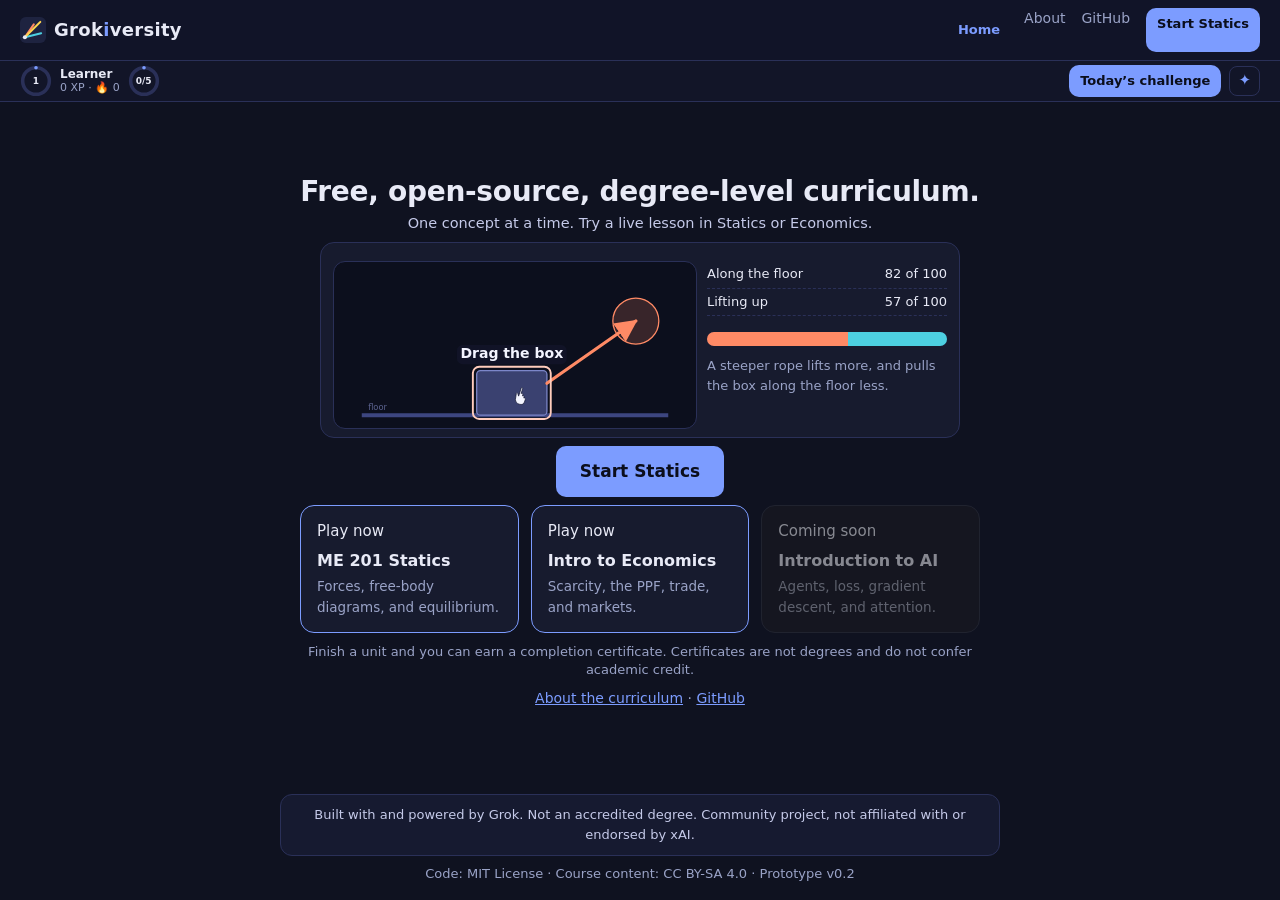
<file: prototype/index.html>
<!doctype html>
<html lang="en" class="home">
<head>
<meta charset="utf-8">
<meta name="viewport" content="width=device-width, initial-scale=1, viewport-fit=cover">
<meta http-equiv="Cache-Control" content="no-cache, no-store, must-revalidate">
<meta http-equiv="Pragma" content="no-cache">
<title>Grokiversity — free, open-source, degree-level curriculum</title>
<meta name="description" content="Free, open-source, degree-level curriculum in Mechanical Engineering, Introduction to Economics, and Introduction to AI. Interactive visuals, strict quizzes, and a copy-paste AI tutor prompt. Built with and powered by Grok. Not an accredited degree. Community project, not affiliated with or endorsed by xAI.">
<meta name="theme-color" content="#0f1220">
<!-- Open Graph / X card. On deploy, tools/build_site.py --base-url rewrites these to absolute URLs (X requires absolute image URLs). -->
<meta property="og:type" content="website">
<meta property="og:site_name" content="Grokiversity">
<meta property="og:title" content="Grokiversity — free, open-source, degree-level curriculum">
<meta property="og:description" content="Mechanical Engineering, Introduction to Economics, and Introduction to AI, with interactive math and strict mastery quizzes. Free and open source.">
<meta property="og:image" content="https://ankela.github.io/grokiversity/assets/og.png">
<meta property="og:image:width" content="1200">
<meta property="og:image:height" content="630">
<meta property="og:image:alt" content="Grokiversity: Mechanical Engineering, Introduction to Economics, and Introduction to AI. Interactive, university-level lessons.">
<meta property="og:url" content="https://ankela.github.io/grokiversity/">
<meta name="twitter:card" content="summary_large_image">
<meta name="twitter:title" content="Grokiversity — free, open-source, degree-level curriculum">
<meta name="twitter:description" content="Interactive lessons in Statics and Introduction to Economics, with strict mastery quizzes and an AI tutor prompt.">
<meta name="twitter:image" content="https://ankela.github.io/grokiversity/assets/og.png">
<meta name="twitter:image:alt" content="Grokiversity: Mechanical Engineering and Introduction to AI.">
<link rel="icon" href="assets/favicon.svg" type="image/svg+xml">
<link rel="icon" href="assets/favicon-32.png" sizes="32x32" type="image/png">
<link rel="apple-touch-icon" href="assets/apple-touch-icon.png">
<link rel="stylesheet" href="app.css?v=8723403b">
<script>
(function(){
  function go(){
    var h=(location.hash||'').replace(/^#/,'').toLowerCase();
    if(h==='learn' || h.indexOf('learn')===0){
      location.replace('statics/unit-1.html?v=8723403b');
    } else if(/^c[1-5]/.test(h)){
      var c=(h.match(/c([1-5])/)||[])[1]||'1';
      location.replace('statics/unit-1.html?v=8723403b&c='+c);
    }
  }
  go();
  window.addEventListener('hashchange', go);
})();
</script>
</head>
<body class="home">
<header class="top">
  <a class="logo" href="./"><img src="assets/favicon.svg" alt=""><span>Grok<b>i</b>versity</span></a>
  <nav>
    <a class="home-link" href="./">Home</a>
    <a href="about.html">About</a>
    <a href="https://github.com/ANKELA/grokiversity" rel="noopener noreferrer">GitHub</a>
    <a class="btn sm" href="statics/unit-1.html?v=8723403b">Start Statics</a>
  </nav>
</header>

<main class="home-main">
  <h1>Free, open-source, degree-level curriculum.</h1>
  <p class="lead">One concept at a time. Try a live lesson in Statics or Economics.</p>
  <div class="card home-demo" id="homeDemo">
    <div class="viz">
      <svg class="diagram" id="ropeSvg" viewBox="0 0 520 260" role="img" aria-label="A box you can drag, pulled by a rope"></svg>
      <div class="readout">
        <div class="row"><span>Along the floor</span><span id="ropeFloor"></span></div>
        <div class="row"><span>Lifting up</span><span id="ropeLift"></span></div>
        <div class="share"><div class="bar"><i id="ropeFloorBar" style="background:#ff8a65"></i><i id="ropeLiftBar" style="background:#4dd0e1"></i></div></div>
        <p class="sub" id="ropeHint">A steeper rope lifts more, and pulls the box along the floor less.</p>
      </div>
    </div>
  </div>
  <p class="home-cta"><a class="btn btn-lg" href="statics/unit-1.html?v=8723403b">Start Statics</a></p>
  <ul class="course-list">
    <li>
      <a class="course-card is-live" href="statics/unit-1.html?v=8723403b" id="card-me">
        <span class="badge">Play now</span>
        <h2>ME 201 Statics</h2>
        <p>Forces, free-body diagrams, and equilibrium.</p>
      </a>
    </li>
    <li>
      <a class="course-card is-live" href="econ/unit-1.html?v=8723403b" id="card-econ">
        <span class="badge">Play now</span>
        <h2>Intro to Economics</h2>
        <p>Scarcity, the PPF, trade, and markets.</p>
      </a>
    </li>
    <li>
      <div class="course-card is-soon" id="card-ai" aria-disabled="true">
        <span class="badge">Coming soon</span>
        <h2>Introduction to AI</h2>
        <p>Agents, loss, gradient descent, and attention.</p>
      </div>
    </li>
  </ul>
  <p class="cert-note">Finish a unit and you can earn a completion certificate. Certificates are not degrees and do not confer academic credit.</p>
  <p class="home-links"><a href="about.html">About the curriculum</a> · <a href="https://github.com/ANKELA/grokiversity" rel="noopener noreferrer">GitHub</a></p>
</main>

<footer>
  <div class="disc">Built with and powered by Grok. Not an accredited degree. Community project, not affiliated with or endorsed by xAI.</div>
  <div>Code: MIT License · Course content: CC BY-SA 4.0 · Prototype v0.2</div>
</footer>
<script src="progress.js?v=8723403b"></script>
<script src="quiz-rand.js?v=8723403b"></script>
<script src="app.js?v=8723403b"></script>
<script src="fun.js?v=8723403b"></script>
</body>
</html>
</file>
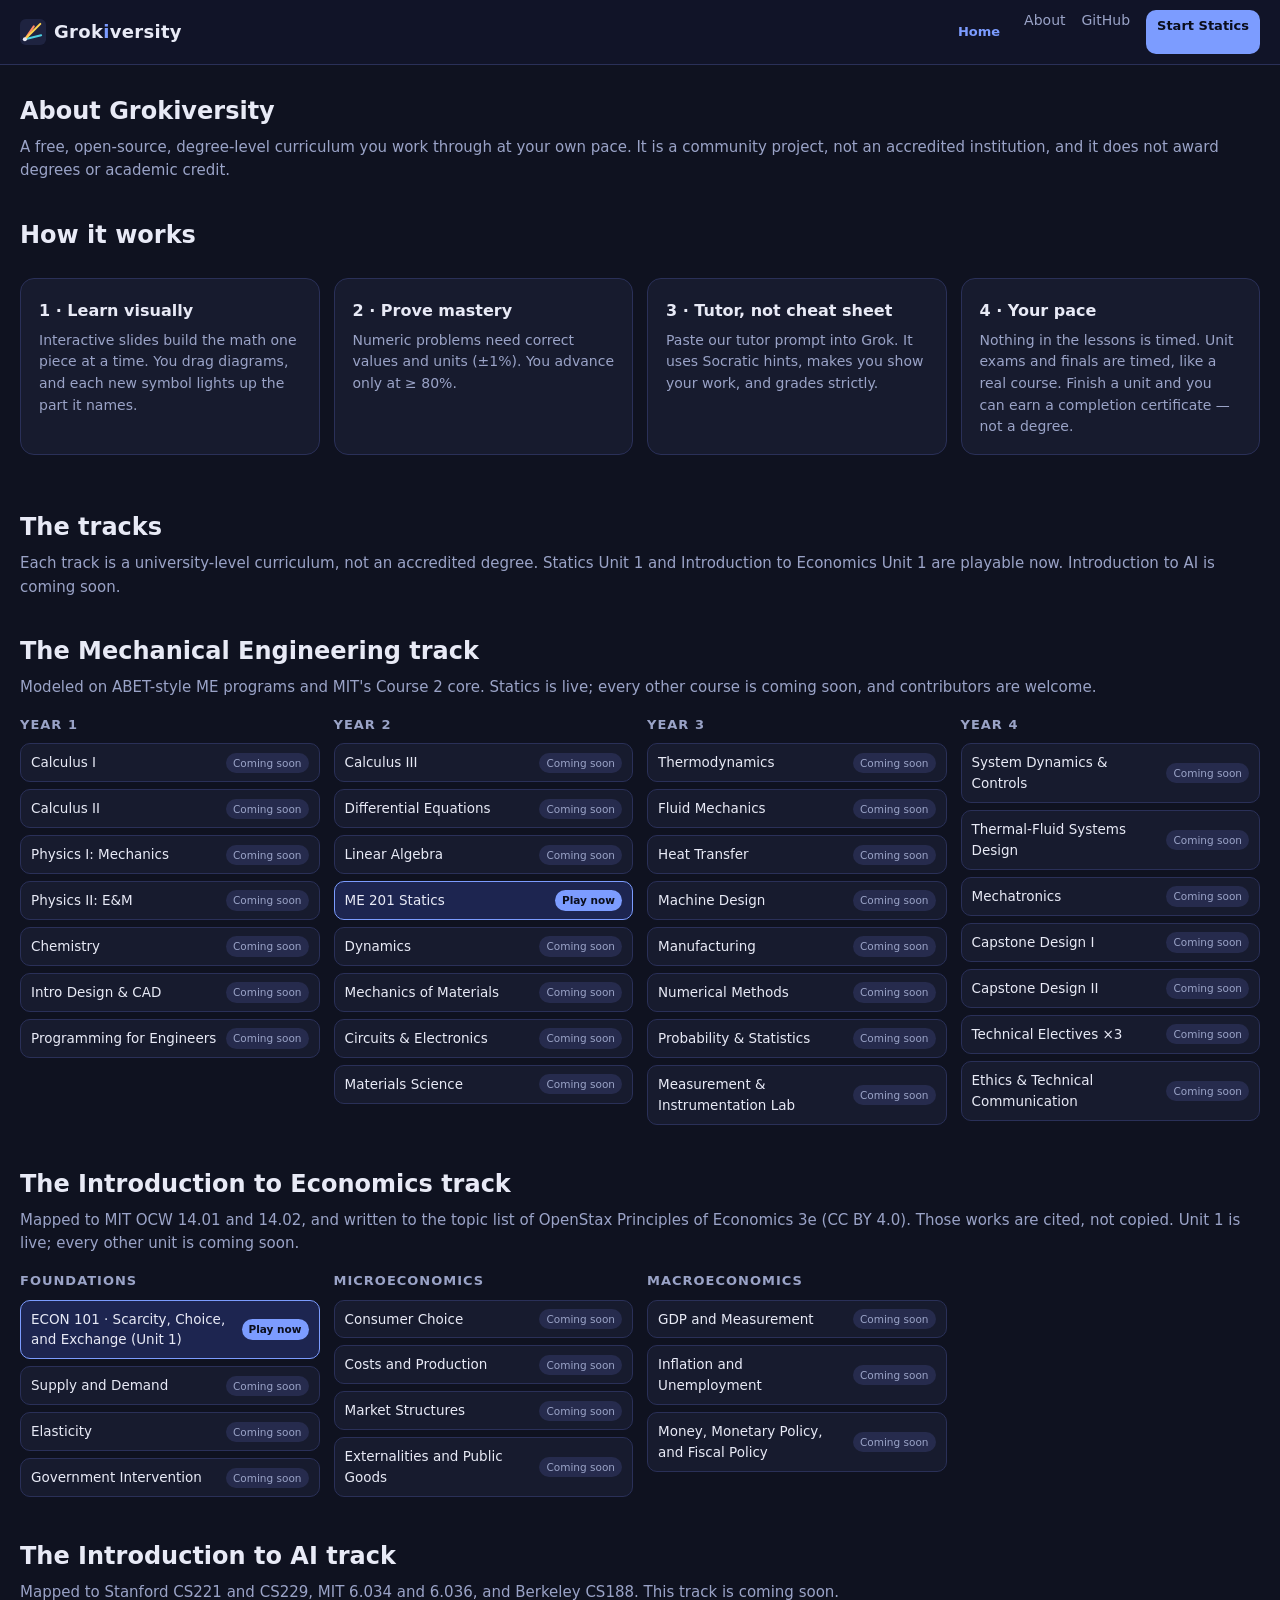
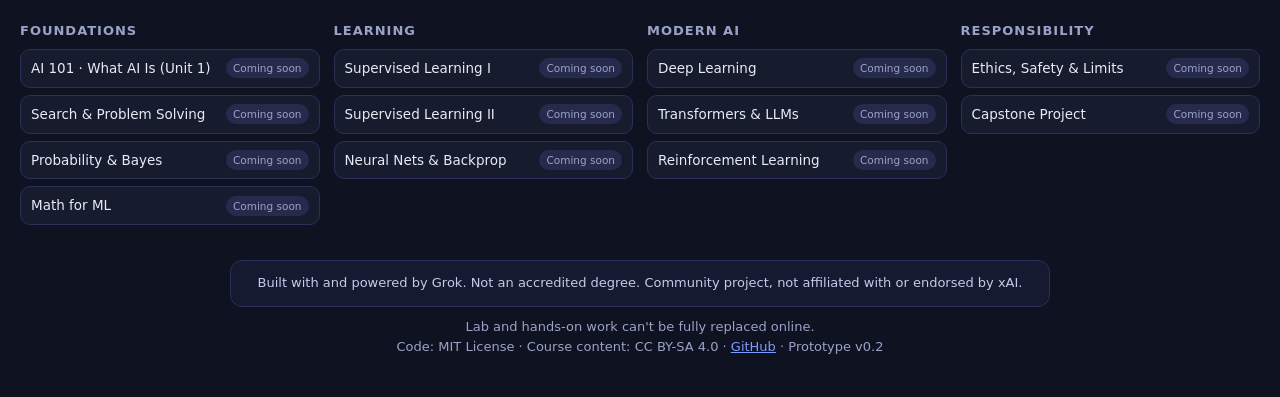
<file: prototype/about.html>
<!doctype html>
<html lang="en">
<head>
<meta charset="utf-8">
<meta name="viewport" content="width=device-width, initial-scale=1, viewport-fit=cover">
<meta http-equiv="Cache-Control" content="no-cache, no-store, must-revalidate">
<meta http-equiv="Pragma" content="no-cache">
<title>About — Grokiversity</title>
<meta name="description" content="How Grokiversity works, and the Mechanical Engineering, Introduction to Economics, and Introduction to AI tracks. Built with and powered by Grok. Not an accredited degree. Community project, not affiliated with or endorsed by xAI.">
<meta name="theme-color" content="#0f1220">
<meta property="og:type" content="website">
<meta property="og:site_name" content="Grokiversity">
<meta property="og:title" content="About — Grokiversity">
<meta property="og:description" content="How Grokiversity works, and the Mechanical Engineering, Introduction to Economics, and Introduction to AI tracks. Free and open source. Built with and powered by Grok. Not an accredited degree. Community project, not affiliated with or endorsed by xAI.">
<meta property="og:image" content="https://ankela.github.io/grokiversity/assets/og.png">
<meta property="og:image:width" content="1200">
<meta property="og:image:height" content="630">
<meta property="og:image:alt" content="Grokiversity: Mechanical Engineering, Introduction to Economics, and Introduction to AI. Interactive, university-level lessons.">
<meta property="og:url" content="https://ankela.github.io/grokiversity/about.html">
<meta name="twitter:card" content="summary_large_image">
<meta name="twitter:title" content="About — Grokiversity">
<meta name="twitter:description" content="How Grokiversity works, and the Mechanical Engineering, Introduction to Economics, and Introduction to AI tracks.">
<meta name="twitter:image" content="https://ankela.github.io/grokiversity/assets/og.png">
<link rel="icon" href="assets/favicon.svg" type="image/svg+xml">
<link rel="icon" href="assets/favicon-32.png" sizes="32x32" type="image/png">
<link rel="apple-touch-icon" href="assets/apple-touch-icon.png">
<link rel="stylesheet" href="app.css?v=8723403b">
</head>
<body class="about">
<header class="top">
  <a class="logo" href="./"><img src="assets/favicon.svg" alt=""><span>Grok<b>i</b>versity</span></a>
  <nav>
    <a class="home-link" href="./">Home</a>
    <a href="about.html" aria-current="page">About</a>
    <a href="https://github.com/ANKELA/grokiversity" rel="noopener noreferrer">GitHub</a>
    <a class="btn sm" href="statics/unit-1.html?v=8723403b">Start Statics</a>
  </nav>
</header>

<div class="wrap about-page">
  <h1 class="sec-title" style="margin-top:28px">About Grokiversity</h1>
  <p class="sec-sub">A free, open-source, degree-level curriculum you work through at your own pace. It is a community project, not an accredited institution, and it does not award degrees or academic credit.</p>

  <h2 class="sec-title" id="how">How it works</h2>
  <div class="how">
    <div class="card"><h3>1 · Learn visually</h3><p>Interactive slides build the math one piece at a time. You drag diagrams, and each new symbol lights up the part it names.</p></div>
    <div class="card"><h3>2 · Prove mastery</h3><p>Numeric problems need correct values and units (±1%). You advance only at ≥ 80%.</p></div>
    <div class="card"><h3>3 · Tutor, not cheat sheet</h3><p>Paste our tutor prompt into Grok. It uses Socratic hints, makes you show your work, and grades strictly.</p></div>
    <div class="card"><h3>4 · Your pace</h3><p>Nothing in the lessons is timed. Unit exams and finals are timed, like a real course. Finish a unit and you can earn a completion certificate — not a degree.</p></div>
  </div>

  <h2 class="sec-title" id="tracks">The tracks</h2>
  <p class="sec-sub">Each track is a university-level curriculum, not an accredited degree. Statics Unit 1 and Introduction to Economics Unit 1 are playable now. Introduction to AI is coming soon.</p>

  <h2 class="sec-title" id="track">The Mechanical Engineering track</h2>
  <p class="sec-sub">Modeled on ABET-style ME programs and MIT's Course 2 core. Statics is live; every other course is coming soon, and contributors are welcome.</p>
  <div class="track" id="trackGrid"></div>

  <h2 class="sec-title" id="track-econ">The Introduction to Economics track</h2>
  <p class="sec-sub">Mapped to MIT OCW 14.01 and 14.02, and written to the topic list of OpenStax Principles of Economics 3e (CC BY 4.0). Those works are cited, not copied. Unit 1 is live; every other unit is coming soon.</p>
  <div class="track" id="econGrid"></div>

  <h2 class="sec-title" id="track-ai">The Introduction to AI track</h2>
  <p class="sec-sub">Mapped to Stanford CS221 and CS229, MIT 6.034 and 6.036, and Berkeley CS188. This track is coming soon.</p>
  <div class="track" id="aiGrid"></div>
</div>

<footer>
  <div class="disc">Built with and powered by Grok. Not an accredited degree. Community project, not affiliated with or endorsed by xAI.</div>
  <div>Lab and hands-on work can't be fully replaced online.</div>
  <div>Code: MIT License · Course content: CC BY-SA 4.0 · <a href="https://github.com/ANKELA/grokiversity" rel="noopener noreferrer">GitHub</a> · Prototype v0.2</div>
</footer>
<script src="app.js?v=8723403b"></script>
</body>
</html>
</file>
<file: prototype/app.css>
:root{--bg:#0f1220;--panel:#171b2e;--panel2:#1e2340;--ink:#e8eaf6;--mute:#9aa3c7;--acc:#7c9cff;--f1:#ff8a65;--f2:#4dd0e1;--res:#ffd54f;--ok:#66bb6a;--bad:#ef5350;--line:#2a3058}
*{box-sizing:border-box}html{scroll-behavior:smooth}
body{margin:0;font:15px/1.55 Inter,system-ui,-apple-system,Segoe UI,Roboto,sans-serif;background:var(--bg);color:var(--ink)}
a{color:var(--acc)}code{background:#20264a;padding:1px 5px;border-radius:5px;font-size:.92em}
header.top{display:flex;align-items:center;gap:14px;padding:10px 20px;border-bottom:1px solid var(--line);background:rgba(18,21,42,.92);backdrop-filter:blur(8px);position:sticky;top:0;z-index:20}
.logo{font-weight:800;letter-spacing:.3px;font-size:18px;text-decoration:none;color:var(--ink);display:flex;align-items:center;justify-content:center;gap:8px;min-height:44px;min-width:44px}.logo b{color:var(--acc)}
.logo img{width:26px;height:26px}
.home-link{display:inline-flex;align-items:center;justify-content:center;min-width:44px;min-height:44px;padding:0 8px;color:var(--acc);text-decoration:none;font-size:13px;font-weight:700;flex:0 0 auto;border-radius:8px}
.home-link:hover,.home-link:focus{color:var(--ink);outline:none}
header.top nav a.home-link{color:var(--acc)}
header.top nav{margin-left:auto;display:flex;gap:16px;font-size:14px}header.top nav a{color:var(--mute);text-decoration:none}header.top nav a:hover{color:var(--ink)}header.top nav a.btn{color:#0b0e1c}
.btn{display:inline-block;background:var(--acc);color:#0b0e1c;border:0;padding:9px 15px;border-radius:10px;cursor:pointer;font:inherit;font-weight:700;text-decoration:none}
.btn.ghost{background:none;color:var(--acc);border:1px solid var(--acc)}.btn:disabled{opacity:.4;cursor:not-allowed}.btn.sm{padding:6px 11px;font-size:13px}
/* landing */
.hero{padding:72px 24px 48px;text-align:center;background:radial-gradient(1200px 400px at 50% -10%,#2b356e 0%,transparent 70%)}
.hero h1{font-size:clamp(30px,5vw,54px);line-height:1.08;margin:0 0 14px;letter-spacing:-.5px}
.hero h1 em{font-style:normal;background:linear-gradient(90deg,#7c9cff,#4dd0e1);-webkit-background-clip:text;background-clip:text;color:transparent}
.hero p.lead{max-width:720px;margin:0 auto 22px;color:#c5cae9;font-size:clamp(15px,2.2vw,18px)}
.hero .ctas{display:flex;gap:10px;justify-content:center;flex-wrap:wrap}
.pills{display:flex;gap:8px;justify-content:center;flex-wrap:wrap;margin-top:22px}
.pill{font-size:12px;border:1px solid var(--line);color:var(--mute);border-radius:99px;padding:4px 10px}
.wrap{max-width:1180px;margin:0 auto;padding:0 20px}
.how{display:grid;grid-template-columns:repeat(4,1fr);gap:14px;margin:10px 0 40px}
.how .card h3{margin:4px 0 6px;font-size:16px}.how .card p{margin:0;color:var(--mute);font-size:14px}
.sec-title{font-size:24px;margin:34px 0 6px}.sec-sub{color:var(--mute);margin:0 0 16px}
.track{display:grid;grid-template-columns:repeat(4,1fr);gap:14px}
.year h4{margin:0 0 8px;font-size:13px;letter-spacing:1px;text-transform:uppercase;color:var(--mute)}
.course{display:flex;justify-content:space-between;align-items:center;gap:8px;background:var(--panel);border:1px solid var(--line);border-radius:10px;padding:8px 10px;margin-bottom:7px;font-size:13.5px}
.course .badge{font-size:10.5px;padding:2px 7px;border-radius:99px;background:#262b4d;color:var(--mute);white-space:nowrap}
.course.live{border-color:var(--acc);background:#1d2550}.course.live .badge{background:var(--acc);color:#0b0e1c;font-weight:700}
.course.live{cursor:pointer}
/* player */
.player{display:grid;grid-template-columns:230px minmax(0,1fr) 330px;border-top:1px solid var(--line);border-bottom:1px solid var(--line);margin-top:40px}
.side{border-right:1px solid var(--line);padding:16px;background:#121528}
.side h4{margin:0 0 8px;font-size:12px;text-transform:uppercase;letter-spacing:1px;color:var(--mute)}
.cbtn{display:flex;justify-content:space-between;gap:6px;width:100%;text-align:left;background:none;border:1px solid transparent;color:var(--ink);padding:8px 10px;border-radius:8px;margin-bottom:4px;cursor:pointer;font:inherit;font-size:14px}
.cbtn:hover{background:var(--panel)}.cbtn.active{background:var(--panel2);border-color:var(--line)}.cbtn.locked{color:#5c6390}
.mastery{margin-top:16px;font-size:13px;color:var(--mute)}.bar{height:8px;background:#262b4d;border-radius:99px;overflow:hidden;margin-top:6px}.bar>i{display:block;height:100%;background:linear-gradient(90deg,#7c9cff,#66bb6a);width:0;transition:width .4s}
.lesson{padding:22px 28px;min-width:0}
.lesson h1{font-size:24px;margin:0 0 4px}.lesson h2{font-size:18px;margin:26px 0 8px}.sub{color:var(--mute);margin:0 0 14px}
.card{background:var(--panel);border:1px solid var(--line);border-radius:14px;padding:16px 18px;margin:14px 0}
.obj{margin:6px 0 0;padding-left:20px}.obj li{margin:2px 0}
.viz{display:grid;grid-template-columns:minmax(0,1fr) 250px;gap:16px;align-items:start}
svg.diagram{background:#0c0f1d;border-radius:12px;border:1px solid var(--line);width:100%;height:auto;touch-action:none;user-select:none;display:block}
.handle{cursor:grab}.handle:active{cursor:grabbing}
.readout{font-size:14px}.readout .row{display:flex;justify-content:space-between;border-bottom:1px dashed var(--line);padding:4px 0}
.k1{color:var(--f1)}.k2{color:var(--f2)}.kr{color:var(--res)}
.readout input[type=range]{width:100%}
.steps .step{opacity:0;transform:translateY(6px);transition:all .35s;max-height:0;overflow:hidden}
.steps .step.show{opacity:1;transform:none;max-height:220px;margin:6px 0}
.q{border-left:3px solid var(--line);padding-left:12px;margin:18px 0}.q.correct{border-color:var(--ok)}.q.wrong{border-color:var(--bad)}
.tag{font-size:11px;padding:2px 7px;border-radius:99px;background:#262b4d;color:var(--mute);margin-left:6px;font-weight:400}
.inrow{display:flex;gap:10px;flex-wrap:wrap;margin:8px 0;align-items:flex-end}
.inrow label{font-size:13px;color:var(--mute)}
.inrow input{background:#0c0f1d;border:1px solid var(--line);color:var(--ink);padding:8px 9px;border-radius:8px;width:150px;font:inherit;font-size:16px}
.fb{font-size:14px;margin-top:6px}.fb.ok{color:var(--ok)}.fb.no{color:#ffab91}
.hint{font-size:14px;color:#c5cae9;background:#20264a;padding:8px 10px;border-radius:8px;margin-top:6px}
.tutor{border-left:1px solid var(--line);background:#121528;display:flex;flex-direction:column;position:sticky;top:51px;height:calc(100vh - 51px)}
.tutor h3{margin:0;padding:14px 16px;font-size:14px;border-bottom:1px solid var(--line)}
.chat{flex:1;overflow:auto;padding:12px 14px}
.msg{padding:9px 11px;border-radius:12px;margin:8px 0;font-size:14px;max-width:92%}.msg.t{background:var(--panel2)}.msg.s{background:#2b356e;margin-left:auto}
.chatin{display:flex;gap:6px;padding:10px;border-top:1px solid var(--line)}
.chatin input{flex:1;min-width:0;background:#0c0f1d;border:1px solid var(--line);color:var(--ink);padding:8px;border-radius:8px;font:inherit;font-size:16px}
.copybox{padding:10px 14px;border-top:1px solid var(--line);font-size:12.5px;color:var(--mute)}
.copybox .btn{width:100%;margin-bottom:6px}
.palette{display:flex;flex-wrap:wrap;gap:8px;margin:10px 0}
.chip{border:1px solid var(--line);background:#0c0f1d;color:var(--ink);padding:6px 10px;border-radius:99px;cursor:pointer;font:inherit;font-size:13px}.chip.on{background:#2b356e;border-color:var(--acc)}
.soon{display:grid;place-items:center;text-align:center;min-height:320px;color:var(--mute)}
footer{padding:28px 20px 40px;color:var(--mute);font-size:13px;text-align:center}
footer .disc{max-width:820px;margin:0 auto 10px;background:#161a30;border:1px solid var(--line);border-radius:12px;padding:12px 16px;color:#c5cae9}
.toast{position:fixed;left:50%;bottom:22px;transform:translateX(-50%) translateY(30px);opacity:0;background:#263070;color:#fff;padding:10px 16px;border-radius:10px;transition:all .3s;z-index:50;font-size:14px}
.toast.show{opacity:1;transform:translateX(-50%)}
@media (max-width:1100px){
  .player{grid-template-columns:minmax(0,1fr)}.player>*{min-width:0}.side{border-right:0;border-bottom:1px solid var(--line)}
  .side .list{display:flex;gap:6px;overflow-x:auto;padding-bottom:4px}.cbtn{white-space:nowrap;width:auto;margin:0}
  .tutor{position:static;height:auto;border-left:0;border-top:1px solid var(--line)}.chat{max-height:300px}
  .viz{grid-template-columns:1fr}.how,.track{grid-template-columns:1fr 1fr}
}
@media (max-width:640px){
  header.top nav a:not(.btn){display:none}
  header.top nav a.home-link{display:inline-flex}
  .lesson{padding:18px 14px}.how,.track{grid-template-columns:1fr}
  .inrow input{width:100%}.inrow label{flex:1 1 45%}.hero{padding:48px 18px 32px}
}

/* multi-track landing */
.track-cards{display:grid;grid-template-columns:1fr 1fr;gap:16px;margin:8px 0 36px}
.track-card{display:block;background:var(--panel);border:1px solid var(--acc);border-radius:16px;padding:20px 22px;text-decoration:none;color:var(--ink);min-width:0}
.track-card:hover{background:#1d2550}
.track-card h3{margin:8px 0 6px;font-size:22px}
.track-card p{margin:0;color:var(--mute);font-size:14px}
.track-card .badge{background:var(--acc);color:#0b0e1c;font-weight:700;font-size:11px;padding:2px 8px;border-radius:99px}
a.course{text-decoration:none;color:inherit}
.course-hero{padding:48px 24px 28px}
.kicker{letter-spacing:1px;text-transform:uppercase;color:var(--mute);font-size:12px;font-weight:700;margin:0 0 8px}
.viz-gd{grid-template-columns:minmax(0,1fr) minmax(0,1fr);align-items:start}
@media (max-width:1100px){
  .track-cards,.viz-gd{grid-template-columns:1fr}
}
@media (max-width:640px){
  .track-cards{grid-template-columns:1fr}
}

/* Keep KaTeX MathML (accessibility tree) from expanding the page width, especially on mobile. */
.katex-display{max-width:100%;overflow-x:auto;overflow-y:hidden}
.katex-mathml{position:absolute !important;width:0 !important;height:0 !important;overflow:hidden !important;clip-path:inset(50%)}
.lesson,.concept,.hero,.wrap,.player{max-width:100%}

/* ---- Statics interactive slides ---- */
.lesson-slides{display:flex;flex-direction:column;min-width:0;min-height:calc(100vh - 52px);padding:14px 18px 10px}
.lesson-bar{display:flex;align-items:center;justify-content:space-between;gap:10px;margin-bottom:8px}
.lesson-bar h1{font-size:15px;margin:0;letter-spacing:.2px;color:var(--mute);font-weight:700;text-transform:uppercase}
.stage{position:relative;flex:1;overflow:hidden;min-height:460px;background:var(--panel);border:1px solid var(--line);border-radius:16px}
.slide{position:absolute;inset:0;overflow:auto;padding:16px 18px 20px;opacity:0;transform:translateX(48px);pointer-events:none;transition:opacity .4s ease, transform .4s ease}
.slide.on{opacity:1;transform:none;pointer-events:auto;z-index:2}
.slide.exit-left{opacity:0;transform:translateX(-48px);z-index:1}
.slide.exit-right{opacity:0;transform:translateX(48px);z-index:1}
.slide h2{font-size:22px;margin:0 0 8px;line-height:1.2}
.slide p{margin:0 0 10px;max-width:42em}
.slide .sub{margin-bottom:10px}
.term{opacity:0;transform:translateY(8px);display:inline-block;transition:opacity .45s ease, transform .45s ease, color .3s}
.term.in{opacity:1;transform:none}
.term.hot{color:var(--res)}
.hl-on{filter:drop-shadow(0 0 5px currentColor);animation:glow 1.1s ease-in-out infinite}
@keyframes glow{50%{opacity:.55}}
.tap{cursor:pointer}
.tag-pop{font-size:13px;background:#2b356e;color:#e8eaf6;border-radius:8px;padding:4px 8px;pointer-events:none}
.slide-nav{display:flex;align-items:center;gap:10px;padding:10px 2px 4px}
.slide-nav .dots{display:flex;gap:5px;flex:1;flex-wrap:wrap;align-items:center}
.dot{width:9px;height:9px;border-radius:50%;background:#2a3058;border:0;padding:0;cursor:pointer}
.dot:hover{background:#4a5380}
.dot.on{background:var(--acc)}
.dot.quiz{box-shadow:0 0 0 2px #2a3058;background:#3d5a3d}
.dot.quiz.on{background:var(--ok)}
#slidePos{font-size:12px;color:var(--mute);white-space:nowrap}
.check{border-left:3px solid var(--acc);padding:8px 0 8px 12px;margin-top:8px}
.choices{display:flex;flex-wrap:wrap;gap:8px;margin:8px 0}
.choices button{background:#0c0f1d;color:var(--ink);border:1px solid var(--line);border-radius:10px;padding:8px 12px;font:inherit;cursor:pointer}
.choices button:hover{border-color:var(--acc)}
.choices button.right{border-color:var(--ok);background:#15301c}
.choices button.wrong{border-color:var(--bad)}
.support-grid{display:grid;grid-template-columns:repeat(4,1fr);gap:8px;margin:10px 0}
.support-card{background:#0c0f1d;border:1px solid var(--line);border-radius:12px;padding:10px 8px;text-align:center;cursor:pointer;color:var(--ink);font:inherit}
.support-card.on{border-color:var(--acc);background:#1d2550}
.support-card b{display:block;margin-top:4px;font-size:13px}
.trig-backdrop{position:fixed;inset:0;background:rgba(8,10,20,.55);z-index:40;opacity:0;pointer-events:none;transition:opacity .3s}
.trig-backdrop.on{opacity:1;pointer-events:auto}
.trig-panel{position:fixed;right:16px;top:64px;bottom:16px;width:min(420px,calc(100% - 32px));background:#171b2e;border:1px solid var(--line);border-radius:16px;z-index:41;padding:16px 18px;overflow:auto;transform:translateX(20px);opacity:0;pointer-events:none;transition:opacity .3s, transform .3s;box-shadow:0 16px 50px #0008}
.trig-panel.on{opacity:1;transform:none;pointer-events:auto}
.trig-panel h2{margin:0 20px 8px 0}
.share{display:flex;gap:8px;margin:10px 0;align-items:stretch}
.share .bar{flex:1;height:14px;border-radius:99px;background:#262b4d;overflow:hidden;display:flex}
.share .bar i{display:block;height:100%}
.q-mount .q{margin:8px 0}
@media (prefers-reduced-motion:reduce){
  .slide,.term,.trig-panel,.trig-backdrop{transition:none}
}
@media (max-width:1100px){
  .lesson-slides{min-height:0;padding:12px}
  .stage{min-height:400px}
  .support-grid{grid-template-columns:1fr 1fr}
}
@media (max-width:640px){
  .lesson-slides{padding:10px 10px 6px}
  .slide{padding:12px}
  .support-grid{grid-template-columns:1fr 1fr}
}

/* ---- dedicated lesson page: one screen, no landing chrome ---- */
html.lesson-page{
  height:100%;
  overflow:hidden;
  overscroll-behavior:none;
}
html.lesson-page body{
  position:fixed;
  inset:0;
  width:100%;
  height:100%;
  overflow:hidden;
  overscroll-behavior:none;
  margin:0;
}
.lesson-app{
  height:100%;
  width:100%;
  max-height:100dvh;
  display:flex;
  flex-direction:column;
  overflow:hidden;
  background:var(--bg);
  transform:none;
}
.lesson-top{
  flex:0 0 auto;
  display:flex;
  align-items:center;
  gap:8px;
  padding:6px 10px;
  border-bottom:1px solid var(--line);
  min-height:44px;
  background:rgba(18,21,42,.96);
  z-index:20;
  position:relative;
  top:auto;
}
.lesson-top .logo{font-size:16px; flex:0 0 auto}
.lesson-top .crumb{
  flex:1;
  min-width:0;
  font-size:13px;
  color:var(--mute);
  white-space:nowrap;
  overflow:hidden;
  text-overflow:ellipsis;
}
.lesson-top #slidePos{font-size:12px; color:var(--mute); white-space:nowrap; flex:0 0 auto}
.lesson-top .btn.sm{padding:5px 9px; font-size:12px}
.stage-wrap{
  flex:1 1 auto;
  min-height:0;
  position:relative;
  overflow:hidden;
}
.lesson-page .concept{
  position:absolute;
  inset:0;
  overflow:hidden;
  min-height:0;
}
.lesson-page .concept[hidden]{display:none !important}
.lesson-page .stage{
  position:absolute;
  inset:0;
  overflow:hidden;
  min-height:0;
  border:0;
  border-radius:0;
  background:var(--panel);
}
.lesson-page .slide{
  position:absolute;
  inset:0;
  overflow:auto;
  overscroll-behavior:contain;
  padding:12px 16px 16px;
  min-height:0;
}
.lesson-page .slide:not(.on):not(.exit-left):not(.exit-right){visibility:hidden}
.lesson-page .slide h2{font-size:20px; margin:0 0 6px}
.lesson-page .slide p{margin:0 0 8px}
.lesson-page .slide-nav{
  flex:0 0 auto;
  padding:6px 12px 8px;
  border-top:1px solid var(--line);
  background:#121528;
}
.lesson-page svg.diagram{max-height:min(280px, 36dvh); min-height:140px; width:100%; height:auto; aspect-ratio:var(--diagram-ar, 2 / 1); overflow:visible; touch-action:none; -webkit-user-select:none}
.lesson-page .viz{grid-template-columns:minmax(0,1fr) minmax(150px, 220px); gap:10px; align-items:start}
.eqcheck{font-size:13px; color:var(--mute); margin-top:8px; line-height:1.45}
.eqcheck div{border-bottom:1px dashed var(--line); padding:3px 0}
.drawer-back{
  position:fixed; inset:0;
  background:rgba(8,10,20,.55);
  z-index:40;
  opacity:0; pointer-events:none;
  transition:opacity .3s;
}
.drawer-back.on{opacity:1; pointer-events:auto}
.drawer{
  position:fixed; top:0; bottom:0;
  width:min(340px, 92vw);
  z-index:41;
  background:#121528;
  overflow:auto;
  transition:transform .3s, opacity .3s;
  box-shadow:0 0 40px #0008;
}
.drawer-left{left:0; transform:translateX(-105%); border-right:1px solid var(--line); padding:16px}
.drawer-right{right:0; transform:translateX(105%); border-left:1px solid var(--line)}
.drawer.on, .drawer.drawer-left.on, .drawer.drawer-right.on{transform:none}
.lesson-page .tutor{
  position:fixed;
  top:0; bottom:0; right:0;
  height:auto;
  max-height:100dvh;
  display:flex;
  flex-direction:column;
  overflow:hidden;
}
@media (prefers-reduced-motion:reduce){
  .drawer, .drawer-back{transition:none}
}
.lesson-top .home-link{font-size:12px;padding:0 6px;margin:0}
.q-fig{margin:6px 0 8px}
.q-diagram{display:block;width:100%;max-width:420px;height:auto;max-height:150px;background:#0c101c;border:1px solid rgba(255,255,255,.08);border-radius:10px}
.q-sol{margin:0 0 8px;font-size:.95em;line-height:1.45}
@media (max-width:700px){
  .lesson-page .viz{grid-template-columns:1fr}
  .lesson-page svg.diagram{max-height:28dvh}
  .lesson-page .slide{padding:8px 10px 12px}
  .lesson-page .slide h2{font-size:17px}
  .lesson-top .crumb{font-size:12px}
  .lesson-top .logo span{display:none}
  .lesson-top{gap:6px;flex-wrap:nowrap}
}
@media (max-width:420px){
  .lesson-top #slidePos{display:none}
}

.q-actions{display:flex;flex-wrap:wrap;gap:8px;margin:8px 0 4px;align-items:center}
.q-actions .btn{min-height:44px}
.q-actions [hidden],.btn[hidden]{display:none !important}
.check .q-actions, .q .q-actions{position:relative;z-index:2}
.lesson-page .slide-nav{z-index:25; padding-bottom:max(8px, env(safe-area-inset-bottom, 0px))}
html.kb-open .lesson-page .slide.on{
  padding-bottom:calc(var(--kb, 0px) + 12px + env(safe-area-inset-bottom, 0px));
}
.lesson-page input, .lesson-page textarea, .lesson-page button, .lesson-page select,
.lesson input, .lesson textarea, .lesson button, .lesson select{
  touch-action:manipulation;
  -webkit-user-select:text;
}
html.lesson-page input:not([type=range]):not([type=checkbox]):not([type=radio]):not([type=hidden]),
html.lesson-page textarea,
html.lesson-page select,
.lesson input:not([type=range]):not([type=checkbox]):not([type=radio]):not([type=hidden]),
.lesson textarea,
.lesson select{
  font-size:16px;
}
.lesson-page button, .lesson button, .choices button{ -webkit-user-select:none; }

/* Quiz rewards: XP bar, confetti, cards. Confetti never captures clicks. */
.fun-confetti{position:fixed;inset:0;width:100%;height:100%;pointer-events:none;z-index:80}
.fun-bar{display:flex;align-items:center;gap:8px;padding:4px 12px;background:#121528;border-bottom:1px solid var(--line);font-size:12px;color:var(--mute);position:relative;z-index:26;flex:0 0 auto;min-height:32px}
.fun-bar-page{position:sticky;top:0;z-index:30}
.fun-level{font-weight:700;color:var(--acc);white-space:nowrap}
.fun-meter{flex:1;height:8px;background:#2a3058;border-radius:99px;overflow:hidden;min-width:40px}
.fun-meter i{display:block;height:100%;width:0;background:linear-gradient(90deg,#ff8a65,#ffd54f,#7c9cff);border-radius:99px;transition:width .4s ease}
.fun-xp,.fun-streak,.fun-daily{white-space:nowrap;font-variant-numeric:tabular-nums}
.fun-gear{background:none;border:1px solid var(--line);color:var(--acc);border-radius:8px;padding:2px 8px;cursor:pointer;font:inherit;min-height:28px}
.fun-pop{position:absolute;right:8px;top:calc(100% + 6px);width:min(340px,94vw);max-height:min(70dvh,520px);overflow:auto;background:#121528;border:1px solid var(--line);border-radius:12px;padding:12px;box-shadow:0 12px 40px #0008;z-index:40;color:var(--ink);font-size:13px}
.fun-pop h4{margin:12px 0 6px;font-size:13px}
.fun-tog{display:flex;align-items:center;gap:8px;margin:6px 0}
.fun-tog input{accent-color:var(--acc)}
.fun-badges{margin:0;padding-left:18px}
.fun-card{border:1px solid var(--line);border-radius:10px;padding:8px 10px;margin:8px 0;background:#0c0f1d}
.fun-card.rare{border-color:#ffd54f}
.fun-card h5{margin:0 0 4px;font-size:13px;color:#ffd54f}
.fun-card p{margin:0;color:var(--mute);font-size:12px;line-height:1.45}
.fun-toast{position:fixed;left:50%;bottom:max(72px, calc(12px + env(safe-area-inset-bottom)));transform:translate(-50%, 16px);background:#1e2340;color:var(--ink);border:1px solid var(--acc);border-radius:12px;padding:10px 14px;font-size:13px;z-index:85;pointer-events:none;opacity:0;transition:opacity .25s ease, transform .25s ease;max-width:min(420px,92vw);text-align:center;box-shadow:0 8px 24px #0006}
.fun-toast.show{opacity:1;transform:translate(-50%, 0)}
.mute{color:var(--mute);font-weight:400}
@media (prefers-reduced-motion:reduce){
  .fun-meter i, .fun-toast, .fun-ring-val, .fun-overlay .fun-card-box{transition:none}
}
@media (max-width:700px){
  .fun-bar{padding:3px 8px;gap:6px;font-size:11px}
  .fun-daily, .fun-rank{display:none}
}
.fun-ring{position:relative;width:32px;height:32px;flex:0 0 32px}
.fun-ring svg{display:block;width:32px;height:32px}
.fun-ring-track{stroke:#2a3058}
.fun-ring-val{stroke:var(--acc);transition:stroke-dasharray .4s ease}
.fun-ring span{position:absolute;inset:0;display:flex;align-items:center;justify-content:center;font-size:9px;font-weight:700;color:var(--ink);font-variant-numeric:tabular-nums;pointer-events:none;line-height:1}
.fun-rank{font-weight:700;color:var(--acc);white-space:nowrap;font-size:11px;overflow:hidden;text-overflow:ellipsis;max-width:9em}
.fun-bar .fun-ring + .fun-rank{margin-right:2px}
.fun-bar .fun-streak{margin-left:auto}
.fun-goals{display:flex;gap:10px;flex-wrap:wrap;margin:4px 0 8px}
.fun-goals label{display:flex;align-items:center;gap:4px}
.fun-pop-links{display:flex;flex-wrap:wrap;gap:8px;margin-top:10px}
.fun-card.legendary{border-color:#ce93d8}
.fun-card.common{border-color:var(--line)}
.fun-card.locked{opacity:.55}
.fun-rare{font-size:10px;letter-spacing:.04em;text-transform:uppercase;color:var(--mute);font-weight:600;margin-left:6px}
.fun-overlay{position:fixed;inset:0;z-index:70;background:#0f1220cc;display:flex;align-items:flex-end;justify-content:center;padding:12px 12px max(16px, env(safe-area-inset-bottom));overflow:auto;overscroll-behavior:contain}
.fun-overlay[hidden]{display:none !important}
.fun-overlay .fun-card-box{width:min(520px,100%);max-height:min(88dvh,720px);overflow:auto;background:var(--panel);border:1px solid var(--line);border-radius:16px 16px 12px 12px;padding:16px 16px 18px;color:var(--ink);box-shadow:0 16px 48px #0008}
.fun-overlay h2{margin:0 0 8px;font-size:22px;letter-spacing:-.3px}
.fun-overlay h3{margin:14px 0 6px;font-size:13px;letter-spacing:.04em;text-transform:uppercase;color:var(--mute)}
.fun-kicker{margin:0 0 4px;font-size:11px;letter-spacing:.06em;text-transform:uppercase;color:var(--mute)}
.fun-teaser{margin:0 0 8px}
.fun-timer{font-variant-numeric:tabular-nums;font-weight:700;color:var(--acc);margin:0 0 8px}
.fun-speed-meta{display:flex;justify-content:space-between;gap:8px;align-items:center;margin:0 0 8px}
.fun-qtext{margin:0 0 10px;font-size:14px;line-height:1.45}
.fun-qform label{display:block;margin:0 0 8px;font-size:13px}
.fun-qform .btn{margin-top:4px}
.fun-qfb{min-height:1.2em}
.fun-grid{font-size:32px;margin:8px 0;letter-spacing:4px}
.fun-overlay .btn.ghost, .btn.ghost{background:transparent;border:1px solid var(--line);color:var(--ink)}
.fun-overlay .btn{margin:6px 6px 0 0}
.fun-diag{margin:0 0 8px}
.fun-diag svg{max-height:120px;width:100%}
/* home engagement strip — one compact row */
.fun-home{display:flex;align-items:center;gap:8px;padding:4px 20px;border-bottom:1px solid var(--line);background:#121528;flex:0 0 auto;min-height:40px;max-width:100%;box-sizing:border-box}
.fun-home-rings{display:flex;align-items:center;gap:8px;min-width:0;flex:1}
.fun-home-copy{display:flex;flex-direction:column;line-height:1.15;text-align:left;min-width:0}
.fun-home-copy strong{font-size:12px;color:var(--ink);font-weight:700}
.fun-home-copy span{font-size:11px;color:var(--mute);white-space:nowrap}
.fun-home-chal{flex:0 0 auto;margin:0}
@media (min-width:720px){
  .fun-overlay{align-items:center;padding:24px}
  .fun-overlay .fun-card-box{border-radius:16px}
}
@media (max-width:640px){
  .fun-home{padding:4px 14px;gap:6px}
  .fun-home-copy span{font-size:10px}
  .fun-home-chal{font-size:12px;padding:6px 10px;min-height:32px}
}

.inrow label{min-width:0;max-width:100%}
.unit-field{display:flex;align-items:stretch;gap:6px;width:100%;max-width:min(320px,100%);min-width:0}
.unit-field input{
  flex:1 1 6em;
  min-width:0;
  min-height:44px;
  width:auto !important;
  max-width:100%;
  font-size:16px;
  padding:8px 10px;
  border-radius:8px;
}
.unit-field .unit-select, select.unit-select{
  flex:0 1 auto;
  min-width:4.6em;
  max-width:8.5em;
  min-height:44px;
  padding:8px 8px;
  font:inherit;
  font-size:16px;
  font-weight:600;
  color:#0b0e1c;
  background:#eef0fb;
  color-scheme:light;
  border:1px solid var(--line);
  border-radius:8px;
  appearance:auto;
  -webkit-appearance:menulist;
  touch-action:manipulation;
}
.qty-field{display:flex;align-items:stretch;gap:6px;width:100%;max-width:min(320px,100%);min-width:0}
.sign-toggle{
  flex:0 0 auto;
  box-sizing:border-box;
  min-width:44px;
  width:44px;
  min-height:44px;
  margin:0;
  padding:0;
  font:inherit;
  font-size:20px;
  font-weight:700;
  line-height:1;
  color:var(--ink);
  background:#0c0f1d;
  border:1px solid var(--line);
  border-radius:8px;
  cursor:pointer;
  -webkit-user-select:none;
  user-select:none;
  touch-action:manipulation;
  -webkit-tap-highlight-color:transparent;
}
.sign-toggle:focus-visible{outline:2px solid var(--acc);outline-offset:2px}
@media (max-width:700px){
  .inrow label{flex:1 1 100%}
  .unit-field, .qty-field{max-width:100%}
  .unit-field input, .unit-field .unit-select, .unit-field .sign-toggle,
  .qty-field input, .qty-field .sign-toggle,
  select.unit-select{min-height:46px}
  .sign-toggle{min-width:46px;width:46px;min-height:46px}
}

/* compact home page */
html.home, body.home{min-height:100dvh;overflow-x:hidden}
body.home{display:flex;flex-direction:column;margin:0}
body.home .top{padding:8px 20px}
body.home .home-main{
  flex:1 1 auto;
  display:flex;
  flex-direction:column;
  justify-content:center;
  width:100%;
  max-width:720px;
  margin:0 auto;
  padding:10px 20px 8px;
  text-align:center;
  min-width:0;
}
body.home h1{
  font-size:clamp(18px,3vw,28px);
  line-height:1.15;
  margin:0 0 4px;
  letter-spacing:-.3px;
}
body.home .lead{
  margin:0 auto 8px;
  max-width:36em;
  color:#c5cae9;
  font-size:14.5px;
}
 .home-demo{
  width:100%;
  max-width:640px;
  margin:0 auto 8px;
  padding:8px 12px;
  text-align:left;
}
.home-demo svg.diagram{
  max-height:168px;
  width:100%;
  height:auto;
  touch-action:none;
}
.home-demo .readout{font-size:13px}
.home-demo .readout .row{padding:3px 0}
.home-demo .thumb-layout{height:auto}
body.home .home-cta{margin:0 0 8px}
body.home .btn-lg{font-size:17px;padding:12px 24px;min-height:46px}
.course-list{
  display:grid;
  grid-template-columns:1fr 1fr 1fr;
  gap:12px;
  list-style:none;
  padding:0;
  margin:0 0 10px;
  text-align:left;
}
.course-card{
  display:block;
  background:var(--panel);
  border:1px solid var(--line);
  border-radius:14px;
  padding:14px 16px;
  text-decoration:none;
  color:inherit;
  min-width:0;
  min-height:100%;
}
.course-card.is-live{border-color:var(--acc)}
.course-card.is-live:hover{background:#1d2550}
.course-card h2{margin:6px 0 2px;font-size:16px}
.course-card p{margin:0;color:var(--mute);font-size:13.5px}
.course-card .badge{display:inline-block}
.course-card.is-soon{
  opacity:.55;
  filter:grayscale(.7);
  cursor:default;
  pointer-events:none;
  user-select:none;
  -webkit-user-select:none;
}
.cert-note{color:var(--mute);font-size:13px;margin:0 0 8px;line-height:1.45}
.home-links{font-size:14px;margin:0;color:var(--mute)}
body.home footer{padding:12px 20px 16px}
body.home .disc{max-width:720px;padding:10px 14px;margin:0 auto 8px}
@media (max-width:640px){
  .course-list{grid-template-columns:1fr}
  body.home .top, body.about .top{padding:8px 14px}
  body.home header.top nav a:not(.btn),
  body.about header.top nav a:not(.btn){display:inline}
  body.home header.top nav,
  body.about header.top nav{gap:10px;font-size:13px;flex-wrap:wrap;justify-content:flex-end}
  body.home .home-main{padding:8px 14px 6px;justify-content:flex-start}
  body.home h1{font-size:22px;margin-bottom:4px}
  body.home .lead{font-size:13.5px;margin-bottom:8px}
  body.home .course-list{grid-template-columns:1fr 1fr 1fr;gap:8px;margin-bottom:6px}
  body.home .course-card{padding:8px 8px}
  body.home .course-card h2{font-size:13px;margin:4px 0 2px;line-height:1.2}
  body.home .course-card p{font-size:11px;line-height:1.3}
  body.home .home-demo{padding:4px 8px;margin-bottom:4px}
  body.home .home-demo svg.diagram{max-height:110px}
  body.home .home-cta{margin:0 0 8px}
  body.home .cert-note{font-size:11px;margin:0 0 2px;line-height:1.3}
  body.home footer{padding:6px 14px 8px}
}
@media (max-width:700px), (pointer:coarse){
  .home-demo .thumb-layout > .readout{max-height:none}
  .home-demo svg.diagram:not(.is-output){min-height:80px;max-height:110px;flex:0 0 auto}
}

/* ---- thumb-reach interactive layout ---- */
.thumb-layout{
  display:grid;
  grid-template-columns:minmax(0,1fr) minmax(150px,240px);
  grid-template-rows:auto minmax(0,1fr);
  grid-template-areas:"copy copy" "viz readout";
  gap:10px;
  min-height:0;
  height:100%;
  align-items:stretch;
}
.thumb-layout > .slide-copy{grid-area:copy; min-width:0}
.thumb-layout > .viz{grid-area:viz; min-width:0; min-height:0; display:flex; flex-direction:column; gap:6px}
.thumb-layout > .readout{grid-area:readout; min-width:0; overflow:auto}
.thumb-layout .thumb-controls{flex:0 0 auto}
.thumb-layout .is-output{width:100%}
.lesson-page .slide.thumb-ready{
  display:flex;
  flex-direction:column;
  overflow:hidden;
  min-height:0;
}
.lesson-page .slide.thumb-ready > .thumb-layout{flex:1 1 auto; min-height:0}
.card > .thumb-layout{height:auto; grid-template-rows:auto auto}

@media (max-width:700px), (pointer:coarse){
  .lesson-page .slide.thumb-ready{padding-bottom:8px}
  .thumb-layout{
    display:flex;
    flex-direction:column;
    gap:6px;
    height:100%;
    min-height:0;
    overflow:hidden;
  }
  .thumb-layout > .viz{display:contents}
  .thumb-layout > .readout{
    order:1;
    flex:0 1 auto;
    max-height:30%;
    overflow:auto;
    -webkit-overflow-scrolling:touch;
    background:#121528;
    border:1px solid var(--line);
    border-radius:10px;
    padding:8px 10px;
    z-index:2;
    overscroll-behavior:contain;
  }
  .thumb-layout svg.diagram.is-output{
    order:2;
    flex:0 0 auto;
    max-height:18dvh;
    min-height:72px;
    width:100%;
  }
  .thumb-layout > .slide-copy{
    order:3;
    flex:0 1 auto;
    max-height:22%;
    min-height:0;
    overflow:auto;
    -webkit-overflow-scrolling:touch;
    overscroll-behavior:contain;
  }
  .thumb-layout > .slide-copy h2{font-size:16px;margin:0 0 4px}
  .thumb-layout > .slide-copy p{margin:0 0 6px;font-size:14px}
  .thumb-layout svg.diagram:not(.is-output),
  .thumb-layout .thumb-diagram{
    order:4;
    flex:1 1 auto;
    min-height:120px;
    max-height:none;
    width:100%;
  }
  .lesson-page .thumb-layout svg.diagram:not(.is-output){
    max-height:none;
    min-height:120px;
  }
  .thumb-layout .thumb-controls{
    order:5;
    flex:0 0 auto;
    padding-top:2px;
  }
  .thumb-layout .support-grid{order:4; flex:1 1 auto}
  .card > .thumb-layout{
    height:auto;
    max-height:none;
    overflow:visible;
  }
  .card > .thumb-layout > .readout{max-height:none}
  .card > .thumb-layout > .slide-copy{max-height:none}
  #trigPanel.thumb-ready,
  #trigPanel .thumb-layout{
    display:flex;
    flex-direction:column;
    height:100%;
    min-height:0;
  }
}

@media (max-width:700px){
  .lesson-page .slide.thumb-ready svg.diagram:not(.is-output){max-height:none}
}

/* Hook slide: static handle cue, fades after first touch (no pulse) */
#ropeSvg .rope-nudge,
#ropeSvg .rope-nudge-glow,
#ropeSvg .rope-drag-hint{
  opacity:1;
  transition:opacity .55s ease;
}
#ropeSvg.hint-seen .rope-nudge,
#ropeSvg.hint-seen .rope-nudge-glow,
#ropeSvg.hint-seen .rope-drag-hint{opacity:0}
#signLabel:empty{display:none}
@media (prefers-reduced-motion:reduce){
  #ropeSvg .rope-nudge,
  #ropeSvg .rope-nudge-glow,
  #ropeSvg .rope-drag-hint{transition:none}
}

/* ECON diagrams */
.cs-shade{fill:#4dd0e1;fill-opacity:.28}
.ps-shade{fill:#ff8a65;fill-opacity:.28}
.xs-shade{fill:#ffd54f;fill-opacity:.28}

/* ---- unit overview (first screen, not a concept slide) ---- */
.unit-overview{
  position:absolute;
  inset:0;
  overflow:hidden;
  min-height:0;
  display:flex;
  flex-direction:column;
  background:var(--panel);
  z-index:3;
}
.unit-overview[hidden]{display:none !important}
.overview-slide{
  flex:1 1 auto;
  min-height:0;
  overflow:auto;
  overscroll-behavior:contain;
  padding:8px 14px 10px;
  display:flex;
  flex-direction:column;
  gap:6px;
}
.overview-slide h1{
  font-size:clamp(18px, 4.6vw, 26px);
  line-height:1.15;
  margin:0;
  letter-spacing:-.3px;
}
.overview-kicker{
  margin:0;
  font-size:11px;
  letter-spacing:.06em;
  text-transform:uppercase;
  color:var(--mute);
}
.overview-lead{
  margin:0;
  font-size:13.5px;
  line-height:1.4;
  color:#c5cae9;
}
.overview-slide h2{
  font-size:11px;
  letter-spacing:.05em;
  text-transform:uppercase;
  color:var(--mute);
  margin:4px 0 0;
}
.overview-grid{display:flex; flex-direction:column; gap:6px; min-height:0}
.overview-concepts{display:flex; flex-direction:column; gap:4px; margin:0; padding:0; list-style:none}
.overview-c{
  display:flex;
  align-items:center;
  gap:8px;
  width:100%;
  text-align:left;
  background:var(--bg);
  border:1px solid var(--line);
  border-radius:10px;
  padding:6px 10px;
  color:inherit;
  min-height:40px;
  font:inherit;
  cursor:pointer;
}
.overview-c .n{flex:0 0 1.2em; color:var(--acc); font-weight:700}
.overview-c .t{flex:1; min-width:0}
.overview-c .st{flex:0 0 auto; color:var(--mute); font-size:13px}
.overview-c.locked{opacity:.55; cursor:default}
.overview-c:not(.locked):hover{border-color:var(--acc); background:#1d2550}
.overview-outcomes{margin:0; padding-left:1.15em; font-size:13.5px; line-height:1.4}
.overview-outcomes li{margin:0 0 2px}
.overview-meta, .overview-how{
  margin:0;
  font-size:12.5px;
  line-height:1.4;
  color:var(--mute);
}
.overview-slide > *{flex-shrink:0}
.overview-start{
  align-self:stretch;
  margin-top:auto;
  font-size:17px;
  min-height:46px;
  padding:10px 18px;
}
@media (max-width:719px){
  .overview-slide{padding:6px 12px 8px; gap:4px}
  .overview-lead{font-size:12.5px; line-height:1.32}
  .overview-c{min-height:32px; padding:4px 8px; border-radius:8px}
  .overview-outcomes{font-size:12.5px; line-height:1.32}
  .overview-meta, .overview-how{font-size:11.5px; line-height:1.32}
  .overview-slide h2{margin:2px 0 0}
  .overview-start{min-height:42px; font-size:16px; padding:8px 16px}
}
@media (min-width:720px){
  .overview-slide{padding:14px 22px 16px; gap:8px}
  .overview-lead{font-size:15px; max-width:42em}
  .overview-grid{display:grid; grid-template-columns:1fr 1fr; gap:10px 24px; align-items:start}
  .overview-c{min-height:44px}
}
/* Intro AI: first viewport is the overview; the long lesson stays off-screen until Start */
html.ai-overview-open, html.ai-overview-open body{
  height:100%;
  overflow:hidden;
  overscroll-behavior:none;
}
html.ai-overview-open body{
  display:flex;
  flex-direction:column;
  margin:0;
}
html.ai-overview-open .top{flex:0 0 auto}
html.ai-overview-open .course-hero,
html.ai-overview-open .player,
html.ai-overview-open footer,
html.ai-overview-open #funBar,
html.ai-overview-open .fun-bar{display:none !important}

.unit-overview.ai-overview{display:none;}
html.ai-overview-open .unit-overview.ai-overview{display:flex;}
html.ai-overview-open .unit-overview{
  position:relative;
  flex:1 1 0;
  min-height:0;
  inset:auto;
  width:100%;
  max-width:720px;
  margin:0 auto;
  align-self:stretch;
}
body.ai-started .course-hero{display:none}


/* Lessons menu, course progress on home */
.course-progress{height:6px;background:#262b4d;border-radius:99px;overflow:hidden;margin-top:6px;width:100%}
.course-progress>i{display:block;height:100%;background:linear-gradient(90deg,#7c9cff,#66bb6a);width:0}
.course-progress-label{color:var(--mute)}
#conceptsDrawer .list, .drawer-left .list{display:block;overflow:visible}
.clist-group{margin:0 0 8px}
.clist-slides{display:flex;flex-direction:column;gap:2px;padding:0 0 4px 8px}
.sbtn{display:flex;justify-content:space-between;align-items:center;gap:8px;width:100%;text-align:left;background:none;border:1px solid transparent;color:var(--ink);padding:8px 10px;border-radius:8px;cursor:pointer;font:inherit;font-size:14px;min-height:44px;line-height:1.25}
.sbtn:hover,.sbtn:focus{background:var(--panel)}
.sbtn.on{background:var(--panel2);border-color:var(--line)}
.sbtn.done{color:#c5cae9}
.sbtn span:last-child{color:var(--ok);flex:0 0 auto;font-weight:700}
.clist-group.is-locked .clist-slides{display:none}

/* ---- phone typography: larger type, tighter chrome ---- */
@media (max-width:700px), (pointer:coarse){
  body{font-size:18px;line-height:1.4}
  body.home, body.about{font-size:18px;line-height:1.4}

  /* Header stays one row so the page does not grow a wrapping nav */
  body.home header.top, body.about header.top{padding:6px 10px}
  body.home header.top, body.about header.top, body.home header.top nav, body.about header.top nav{
    flex-wrap:nowrap; gap:8px
  }
  body.home header.top nav, body.about header.top nav,
  body.home header.top nav a, body.about header.top nav a,
  .home-link, .lesson-top .home-link, .lesson-top .crumb, .lesson-top #slidePos{
    font-size:15px
  }
  body.home .logo span, body.about .logo span{display:none}
  body.home header.top nav a.btn, body.about header.top nav a.btn{padding:6px 10px;font-size:15px}
  .lesson-top .btn.sm, .btn.sm{font-size:17px;padding:6px 12px;min-height:44px}
  .btn, .overview-start, body.home .btn-lg{font-size:17px}

  /* Home */
  body.home h1{font-size:26px;line-height:1.15;margin:0 0 6px;font-weight:800}
  body.home .lead{font-size:18px;line-height:1.35;margin:0 auto 6px}
  body.home .home-main{padding:4px 12px 4px}
  body.home .course-card{padding:8px 8px}
  body.home .course-card h2{font-size:17px;margin:4px 0 2px;line-height:1.2;font-weight:800}
  body.home .course-card p{font-size:15px;line-height:1.3}
  body.home .course-card .badge, .badge, .tag, .pill, .course .badge, .track-card .badge{font-size:15px;padding:2px 8px}
  body.home .course-progress-label, body.home .course-card p{font-size:15px}
  body.home .course-progress{margin-top:4px;height:4px}
  .sbtn, #conceptsDrawer .cbtn, .clist-slides .sbtn{font-size:17px;min-height:44px;padding:8px 10px}
  #conceptsDrawer h4{font-size:15px}

  body.home .cert-note, body.home .home-links, body.home footer, footer, .disc, .copybox{font-size:15px;line-height:1.35}
  body.home .cert-note{margin:0 0 4px}
  body.home footer{padding:4px 12px 8px}
  body.home .disc{padding:8px 12px;margin:0 auto 4px}
  body.home .home-demo{padding:4px 8px;margin-bottom:4px}
  body.home .home-demo svg.diagram,
  body.home .home-demo svg.diagram:not(.is-output){max-height:82px !important;min-height:0 !important}
  body.home .home-demo .readout, .home-demo .readout{font-size:15px;padding:4px 0 !important;max-height:none}
  body.home .home-demo .readout .row{padding:1px 0}
  body.home .home-demo .readout .row > span:last-child,
  body.home .home-demo .readout .row > [id]{font-size:20px;font-weight:800}
  body.home .home-demo .readout .sub, body.home .home-demo .sub{font-size:15px;margin:2px 0 0}
  .fun-home{min-height:44px;padding:4px 10px}
  .fun-home-copy strong{font-size:15px}
  .fun-home-copy span{font-size:15px}
  .fun-home-chal{font-size:17px;padding:6px 12px;min-height:44px}
  .fun-bar{font-size:15px;min-height:40px;padding:4px 8px}
  .fun-rank{font-size:15px;max-width:11em}
  .fun-ring{width:40px;height:40px;flex-basis:40px}
  .fun-ring svg{width:40px;height:40px}
  .fun-ring span{font-size:15px}
  .fun-pop, .fun-pop h4, .fun-card h5, .fun-card p, .fun-toast, .fun-rare{font-size:15px}
  .fun-overlay h2{font-size:26px}
  .fun-overlay h3, .fun-kicker{font-size:15px}
  .fun-qtext, .fun-overlay .fun-teaser, .fun-overlay p{font-size:19px;line-height:1.4}
  .fun-qform label{font-size:17px}
  .fun-timer, .fun-speed-meta{font-size:18px}

  /* Overview: bigger type; inner panel may scroll; the shell still fills one screen */
  .overview-slide{padding:6px 12px 8px;gap:6px}
  .overview-slide h1{font-size:24px;line-height:1.15;font-weight:800}
  .overview-kicker, .overview-slide h2{font-size:15px}
  .overview-lead{font-size:18px;line-height:1.35}
  .overview-c{min-height:44px;padding:6px 10px;font-size:17px}
  .overview-c .st{font-size:15px}
  .overview-outcomes{font-size:17px;line-height:1.35}
  .overview-meta, .overview-how{font-size:15px;line-height:1.35}
  .overview-start{font-size:17px;min-height:46px}

  /* Lessons */
  .lesson-page .slide, .lesson .slide{font-size:18px;line-height:1.4}
  .lesson-page .slide{padding:8px 10px 8px}
  .lesson-page .slide h2, .slide h2, .lesson-page .thumb-layout > .slide-copy h2, .thumb-layout > .slide-copy h2{
    font-size:22px;line-height:1.2;margin:0 0 6px;font-weight:800
  }
  .lesson-page .slide p, .slide p, .thumb-layout > .slide-copy p, .eqcheck, .hint, .fb, .q-sol, .mastery, .msg, .support-card b{
    font-size:18px;line-height:1.4
  }
  .lesson-page .slide p.sub, .sub, .q-round-hint{font-size:15px;line-height:1.35;margin:0 0 8px}
  article.slide > p:not(.sub), .q > p, .check > p, .fun-qtext, .q-mount p, article.slide .q p{
    font-size:19px;line-height:1.4
  }
  .q > p, article.slide .q p{font-size:20px;line-height:1.4}
  .inrow label, .fun-qform label{font-size:17px}
  .inrow input, .unit-field input, .qty-field input, .lesson-page input, select.unit-select, .unit-field .unit-select{
    font-size:18px
  }
  .sign-toggle{font-size:20px}
  .fb{font-size:17px}
  .q .tag, .tag{font-size:15px}

  /* Punchy readout numbers (lessons). Home demo is slightly smaller so the landing still fits. */
  .readout{font-size:15px}
  .readout .row{padding:3px 0;align-items:baseline;gap:8px}
  .readout .row > span:first-child, .readout .row .k1, .readout .row .k2{font-size:15px;color:var(--mute)}
  .lesson-page .readout .row > span:last-child,
  .lesson-page .readout .row > [id]{
    font-size:24px;font-weight:800;font-variant-numeric:tabular-nums;letter-spacing:-.03em;line-height:1.15;color:var(--ink)
  }
  .thumb-layout > .readout{padding:6px 8px}

  /* Tighten thumb stacks so larger type still leaves room for the diagram */
  .lesson-page .slide.thumb-ready{padding:6px 8px 6px}
  .thumb-layout{gap:4px}
  .thumb-layout > .slide-copy{max-height:26%;font-size:18px}
  .thumb-layout > .slide-copy h2{font-size:22px}
  .thumb-layout > .slide-copy p{font-size:18px;margin:0 0 4px}
  .thumb-layout > .readout{max-height:28%}

  /* Intro AI scrolling lesson */
  .course-hero h1, .course-hero h2{font-size:26px}
  .course-hero p, .player, .lesson, .ai-lesson{font-size:18px}
}

/* Short phones (iPhone SE): keep the same type, give copy more of the column,
   and let quiz/check forms scroll inside the slide instead of clipping. */
@media (max-height:700px){
  .thumb-layout > .slide-copy{max-height:42%}
  .thumb-layout > .readout{max-height:24%;padding:4px 6px}
  .thumb-layout .q-mount, .thumb-layout .check, .lesson-page .slide:not(.thumb-ready){
    overflow:auto;
    -webkit-overflow-scrolling:touch;
    overscroll-behavior:contain;
  }
  .thumb-layout .q-mount, .thumb-layout .check{flex:1 1 auto;min-height:0}
}
@media (max-width:379px){
  body.home h1{font-size:24px}
  .lesson-page .slide, .overview-slide{padding:4px 8px 6px}
  body.home .home-demo svg.diagram,
  body.home .home-demo svg.diagram:not(.is-output){max-height:80px !important}
}
</file>
